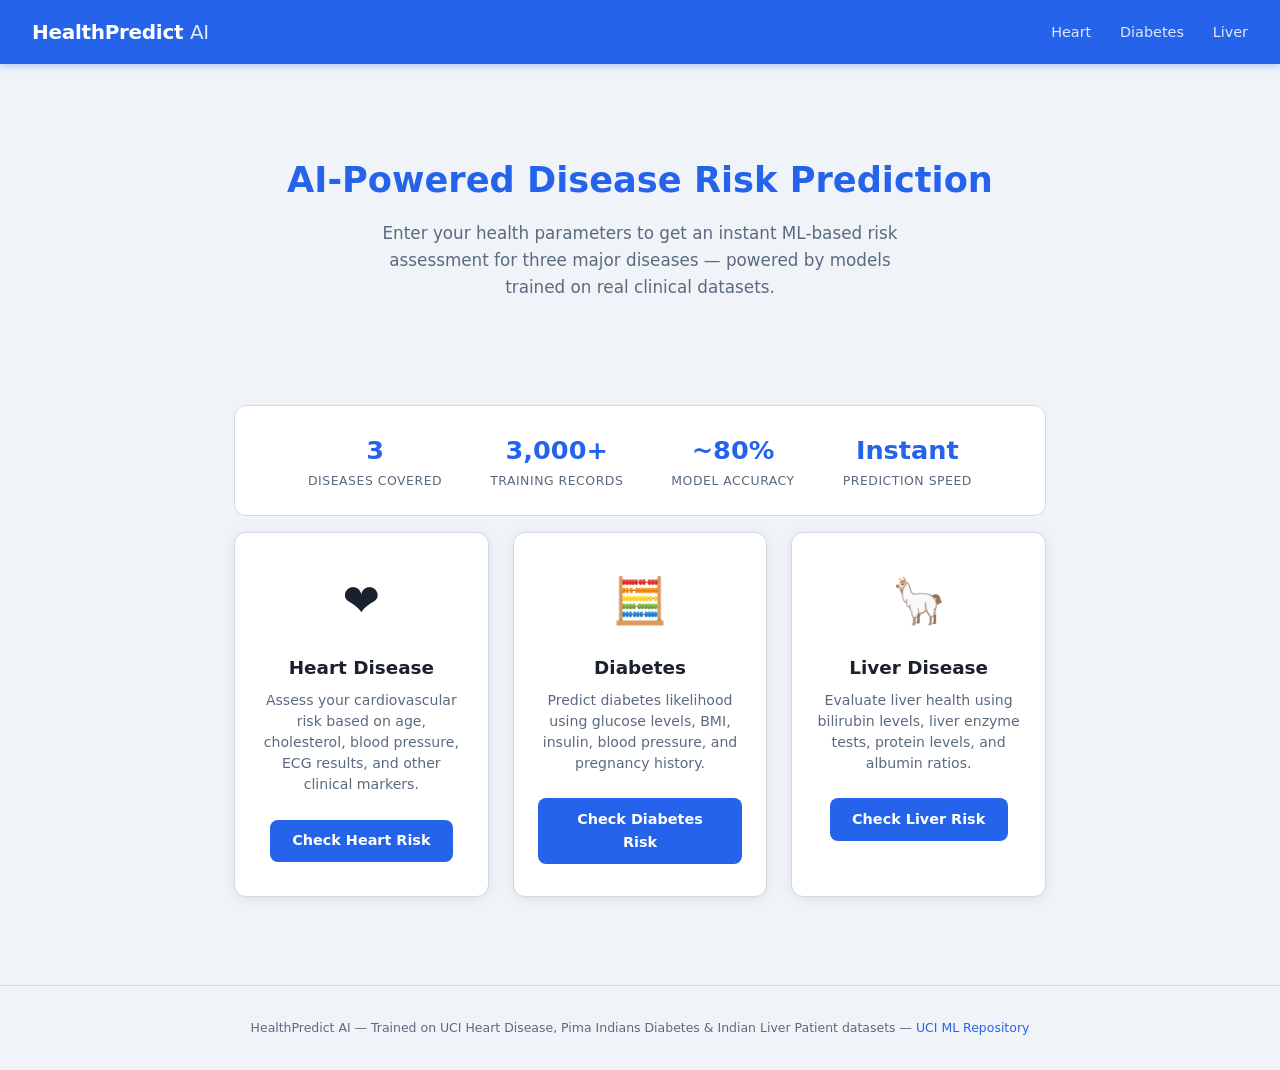
<file: frontend/index.html>
<!DOCTYPE html>
<html lang="en">
<head>
  <meta charset="UTF-8" />
  <meta name="viewport" content="width=device-width, initial-scale=1.0" />
  <title>HealthPredict AI — Disease Risk Prediction</title>
  <link rel="stylesheet" href="style.css" />
</head>
<body>

<header>
  <a href="index.html" class="logo">HealthPredict <span>AI</span></a>
  <nav>
    <a href="heart.html">Heart</a>
    <a href="diabetes.html">Diabetes</a>
    <a href="liver.html">Liver</a>
  </nav>
</header>

<div class="container">
  <div class="hero">
    <h1>AI-Powered Disease Risk Prediction</h1>
    <p>Enter your health parameters to get an instant ML-based risk assessment for three major diseases — powered by models trained on real clinical datasets.</p>
  </div>

  <div class="stats">
    <div class="stat-item">
      <div class="stat-value">3</div>
      <div class="stat-label">Diseases Covered</div>
    </div>
    <div class="stat-item">
      <div class="stat-value">3,000+</div>
      <div class="stat-label">Training Records</div>
    </div>
    <div class="stat-item">
      <div class="stat-value">~80%</div>
      <div class="stat-label">Model Accuracy</div>
    </div>
    <div class="stat-item">
      <div class="stat-value">Instant</div>
      <div class="stat-label">Prediction Speed</div>
    </div>
  </div>

  <div class="cards">
    <div class="card">
      <span class="card-icon">&#10084;&#65039;</span>
      <h2>Heart Disease</h2>
      <p>Assess your cardiovascular risk based on age, cholesterol, blood pressure, ECG results, and other clinical markers.</p>
      <a href="heart.html" class="btn">Check Heart Risk</a>
    </div>

    <div class="card">
      <span class="card-icon">&#129518;</span>
      <h2>Diabetes</h2>
      <p>Predict diabetes likelihood using glucose levels, BMI, insulin, blood pressure, and pregnancy history.</p>
      <a href="diabetes.html" class="btn">Check Diabetes Risk</a>
    </div>

    <div class="card">
      <span class="card-icon">&#129433;</span>
      <h2>Liver Disease</h2>
      <p>Evaluate liver health using bilirubin levels, liver enzyme tests, protein levels, and albumin ratios.</p>
      <a href="liver.html" class="btn">Check Liver Risk</a>
    </div>
  </div>
</div>

<footer>
  <p>HealthPredict AI &mdash; Trained on UCI Heart Disease, Pima Indians Diabetes &amp; Indian Liver Patient datasets &mdash; <a href="https://archive.ics.uci.edu/ml/index.php" target="_blank">UCI ML Repository</a></p>
</footer>

</body>
</html>
</file>
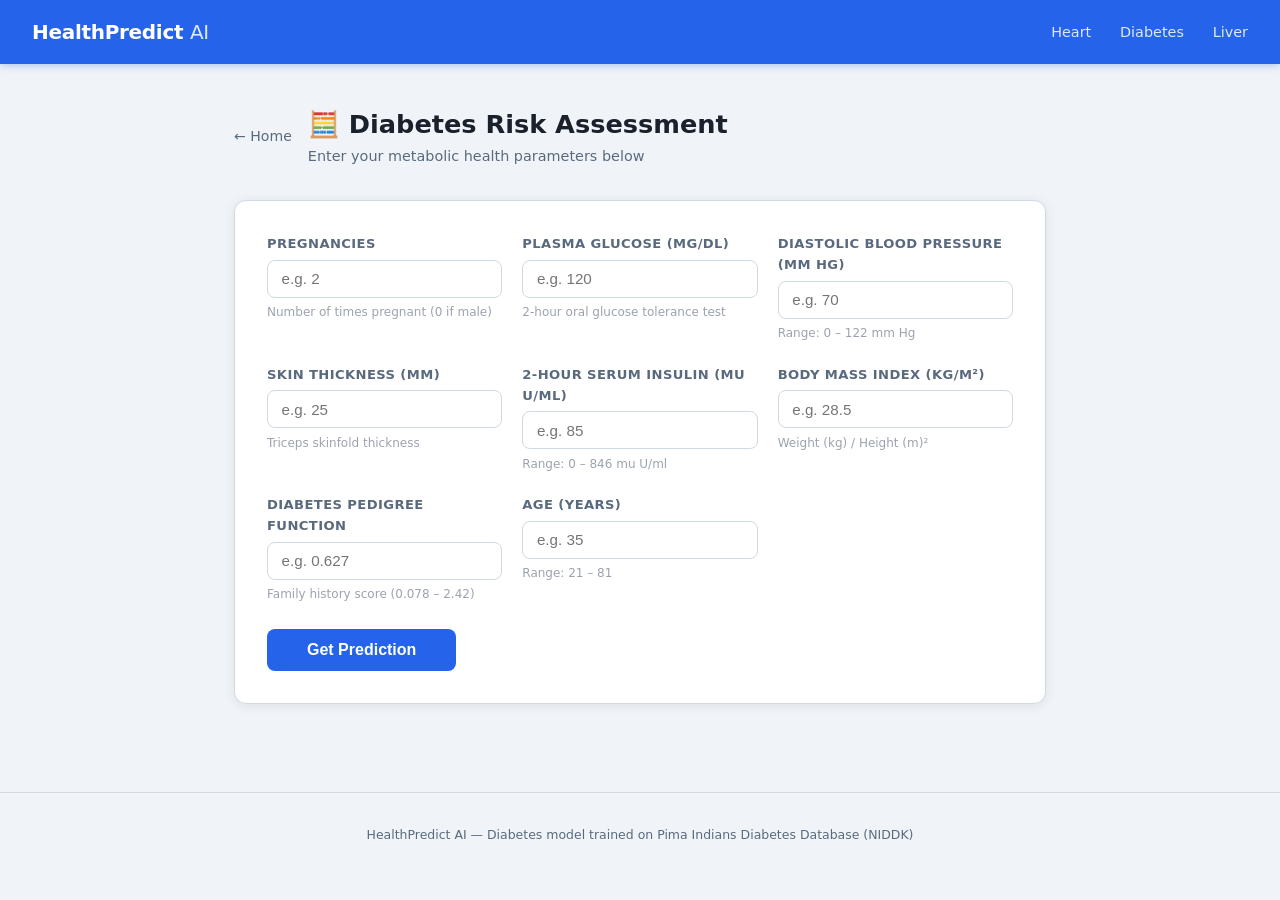
<file: frontend/diabetes.html>
<!DOCTYPE html>
<html lang="en">
<head>
  <meta charset="UTF-8" />
  <meta name="viewport" content="width=device-width, initial-scale=1.0" />
  <title>Diabetes Risk — HealthPredict AI</title>
  <link rel="stylesheet" href="style.css" />
</head>
<body>

<header>
  <a href="index.html" class="logo">HealthPredict <span>AI</span></a>
  <nav>
    <a href="heart.html">Heart</a>
    <a href="diabetes.html">Diabetes</a>
    <a href="liver.html">Liver</a>
  </nav>
</header>

<div class="container">
  <div class="page-header">
    <a href="index.html" class="back-link">&#8592; Home</a>
    <div class="page-title">
      <h1>&#129518; Diabetes Risk Assessment</h1>
      <p>Enter your metabolic health parameters below</p>
    </div>
  </div>

  <div class="form-card">
    <form id="diabetes-form" onsubmit="submitDiabetes(event)">
      <div class="form-grid">

        <div class="form-group">
          <label for="Pregnancies">Pregnancies</label>
          <input type="number" id="Pregnancies" name="Pregnancies" min="0" max="20" placeholder="e.g. 2" required />
          <span class="hint">Number of times pregnant (0 if male)</span>
        </div>

        <div class="form-group">
          <label for="Glucose">Plasma Glucose (mg/dL)</label>
          <input type="number" id="Glucose" name="Glucose" min="0" max="300" placeholder="e.g. 120" required />
          <span class="hint">2-hour oral glucose tolerance test</span>
        </div>

        <div class="form-group">
          <label for="BloodPressure">Diastolic Blood Pressure (mm Hg)</label>
          <input type="number" id="BloodPressure" name="BloodPressure" min="0" max="150" placeholder="e.g. 70" required />
          <span class="hint">Range: 0 – 122 mm Hg</span>
        </div>

        <div class="form-group">
          <label for="SkinThickness">Skin Thickness (mm)</label>
          <input type="number" id="SkinThickness" name="SkinThickness" min="0" max="100" placeholder="e.g. 25" required />
          <span class="hint">Triceps skinfold thickness</span>
        </div>

        <div class="form-group">
          <label for="Insulin">2-Hour Serum Insulin (mu U/ml)</label>
          <input type="number" id="Insulin" name="Insulin" min="0" max="900" placeholder="e.g. 85" required />
          <span class="hint">Range: 0 – 846 mu U/ml</span>
        </div>

        <div class="form-group">
          <label for="BMI">Body Mass Index (kg/m&sup2;)</label>
          <input type="number" id="BMI" name="BMI" min="0" max="80" step="0.1" placeholder="e.g. 28.5" required />
          <span class="hint">Weight (kg) / Height (m)&sup2;</span>
        </div>

        <div class="form-group">
          <label for="DiabetesPedigreeFunction">Diabetes Pedigree Function</label>
          <input type="number" id="DiabetesPedigreeFunction" name="DiabetesPedigreeFunction" min="0" max="3" step="0.001" placeholder="e.g. 0.627" required />
          <span class="hint">Family history score (0.078 – 2.42)</span>
        </div>

        <div class="form-group">
          <label for="Age">Age (years)</label>
          <input type="number" id="Age" name="Age" min="1" max="120" placeholder="e.g. 35" required />
          <span class="hint">Range: 21 – 81</span>
        </div>

      </div>

      <div class="form-actions">
        <button type="submit" class="btn btn-submit" id="submit-btn">Get Prediction</button>
        <div class="spinner" id="spinner"></div>
      </div>
    </form>

    <div id="result-box"></div>
  </div>
</div>

<footer>
  <p>HealthPredict AI &mdash; Diabetes model trained on Pima Indians Diabetes Database (NIDDK)</p>
</footer>

<script src="script.js"></script>
</body>
</html>
</file>
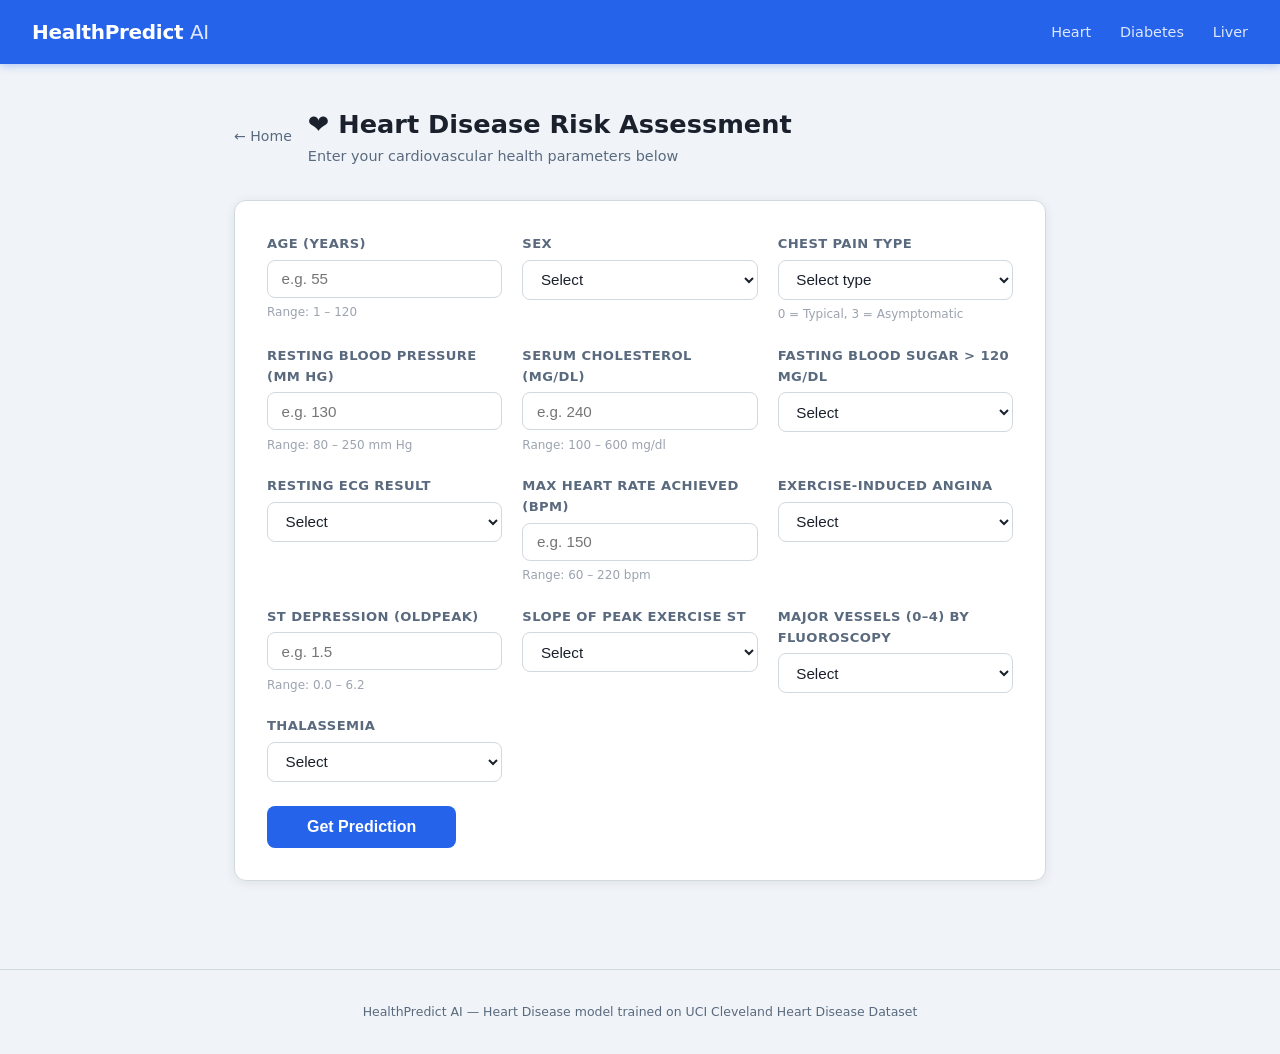
<file: frontend/heart.html>
<!DOCTYPE html>
<html lang="en">
<head>
  <meta charset="UTF-8" />
  <meta name="viewport" content="width=device-width, initial-scale=1.0" />
  <title>Heart Disease Risk — HealthPredict AI</title>
  <link rel="stylesheet" href="style.css" />
</head>
<body>

<header>
  <a href="index.html" class="logo">HealthPredict <span>AI</span></a>
  <nav>
    <a href="heart.html">Heart</a>
    <a href="diabetes.html">Diabetes</a>
    <a href="liver.html">Liver</a>
  </nav>
</header>

<div class="container">
  <div class="page-header">
    <a href="index.html" class="back-link">&#8592; Home</a>
    <div class="page-title">
      <h1>&#10084;&#65039; Heart Disease Risk Assessment</h1>
      <p>Enter your cardiovascular health parameters below</p>
    </div>
  </div>

  <div class="form-card">
    <form id="heart-form" onsubmit="submitHeart(event)">
      <div class="form-grid">

        <div class="form-group">
          <label for="age">Age (years)</label>
          <input type="number" id="age" name="age" min="1" max="120" placeholder="e.g. 55" required />
          <span class="hint">Range: 1 – 120</span>
        </div>

        <div class="form-group">
          <label for="sex">Sex</label>
          <select id="sex" name="sex" required>
            <option value="" disabled selected>Select</option>
            <option value="1">Male</option>
            <option value="0">Female</option>
          </select>
        </div>

        <div class="form-group">
          <label for="cp">Chest Pain Type</label>
          <select id="cp" name="cp" required>
            <option value="" disabled selected>Select type</option>
            <option value="0">Typical Angina (0)</option>
            <option value="1">Atypical Angina (1)</option>
            <option value="2">Non-Anginal Pain (2)</option>
            <option value="3">Asymptomatic (3)</option>
          </select>
          <span class="hint">0 = Typical, 3 = Asymptomatic</span>
        </div>

        <div class="form-group">
          <label for="trestbps">Resting Blood Pressure (mm Hg)</label>
          <input type="number" id="trestbps" name="trestbps" min="80" max="250" placeholder="e.g. 130" required />
          <span class="hint">Range: 80 – 250 mm Hg</span>
        </div>

        <div class="form-group">
          <label for="chol">Serum Cholesterol (mg/dl)</label>
          <input type="number" id="chol" name="chol" min="100" max="600" placeholder="e.g. 240" required />
          <span class="hint">Range: 100 – 600 mg/dl</span>
        </div>

        <div class="form-group">
          <label for="fbs">Fasting Blood Sugar &gt; 120 mg/dl</label>
          <select id="fbs" name="fbs" required>
            <option value="" disabled selected>Select</option>
            <option value="1">Yes</option>
            <option value="0">No</option>
          </select>
        </div>

        <div class="form-group">
          <label for="restecg">Resting ECG Result</label>
          <select id="restecg" name="restecg" required>
            <option value="" disabled selected>Select</option>
            <option value="0">Normal (0)</option>
            <option value="1">ST-T Abnormality (1)</option>
            <option value="2">LV Hypertrophy (2)</option>
          </select>
        </div>

        <div class="form-group">
          <label for="thalach">Max Heart Rate Achieved (bpm)</label>
          <input type="number" id="thalach" name="thalach" min="60" max="220" placeholder="e.g. 150" required />
          <span class="hint">Range: 60 – 220 bpm</span>
        </div>

        <div class="form-group">
          <label for="exang">Exercise-Induced Angina</label>
          <select id="exang" name="exang" required>
            <option value="" disabled selected>Select</option>
            <option value="1">Yes</option>
            <option value="0">No</option>
          </select>
        </div>

        <div class="form-group">
          <label for="oldpeak">ST Depression (Oldpeak)</label>
          <input type="number" id="oldpeak" name="oldpeak" min="0" max="10" step="0.1" placeholder="e.g. 1.5" required />
          <span class="hint">Range: 0.0 – 6.2</span>
        </div>

        <div class="form-group">
          <label for="slope">Slope of Peak Exercise ST</label>
          <select id="slope" name="slope" required>
            <option value="" disabled selected>Select</option>
            <option value="0">Upsloping (0)</option>
            <option value="1">Flat (1)</option>
            <option value="2">Downsloping (2)</option>
          </select>
        </div>

        <div class="form-group">
          <label for="ca">Major Vessels (0–4) by Fluoroscopy</label>
          <select id="ca" name="ca" required>
            <option value="" disabled selected>Select</option>
            <option value="0">0</option>
            <option value="1">1</option>
            <option value="2">2</option>
            <option value="3">3</option>
            <option value="4">4</option>
          </select>
        </div>

        <div class="form-group">
          <label for="thal">Thalassemia</label>
          <select id="thal" name="thal" required>
            <option value="" disabled selected>Select</option>
            <option value="0">Normal (0)</option>
            <option value="1">Fixed Defect (1)</option>
            <option value="2">Reversible Defect (2)</option>
            <option value="3">Other (3)</option>
          </select>
        </div>

      </div>

      <div class="form-actions">
        <button type="submit" class="btn btn-submit" id="submit-btn">Get Prediction</button>
        <div class="spinner" id="spinner"></div>
      </div>
    </form>

    <div id="result-box"></div>
  </div>
</div>

<footer>
  <p>HealthPredict AI &mdash; Heart Disease model trained on UCI Cleveland Heart Disease Dataset</p>
</footer>

<script src="script.js"></script>
</body>
</html>
</file>
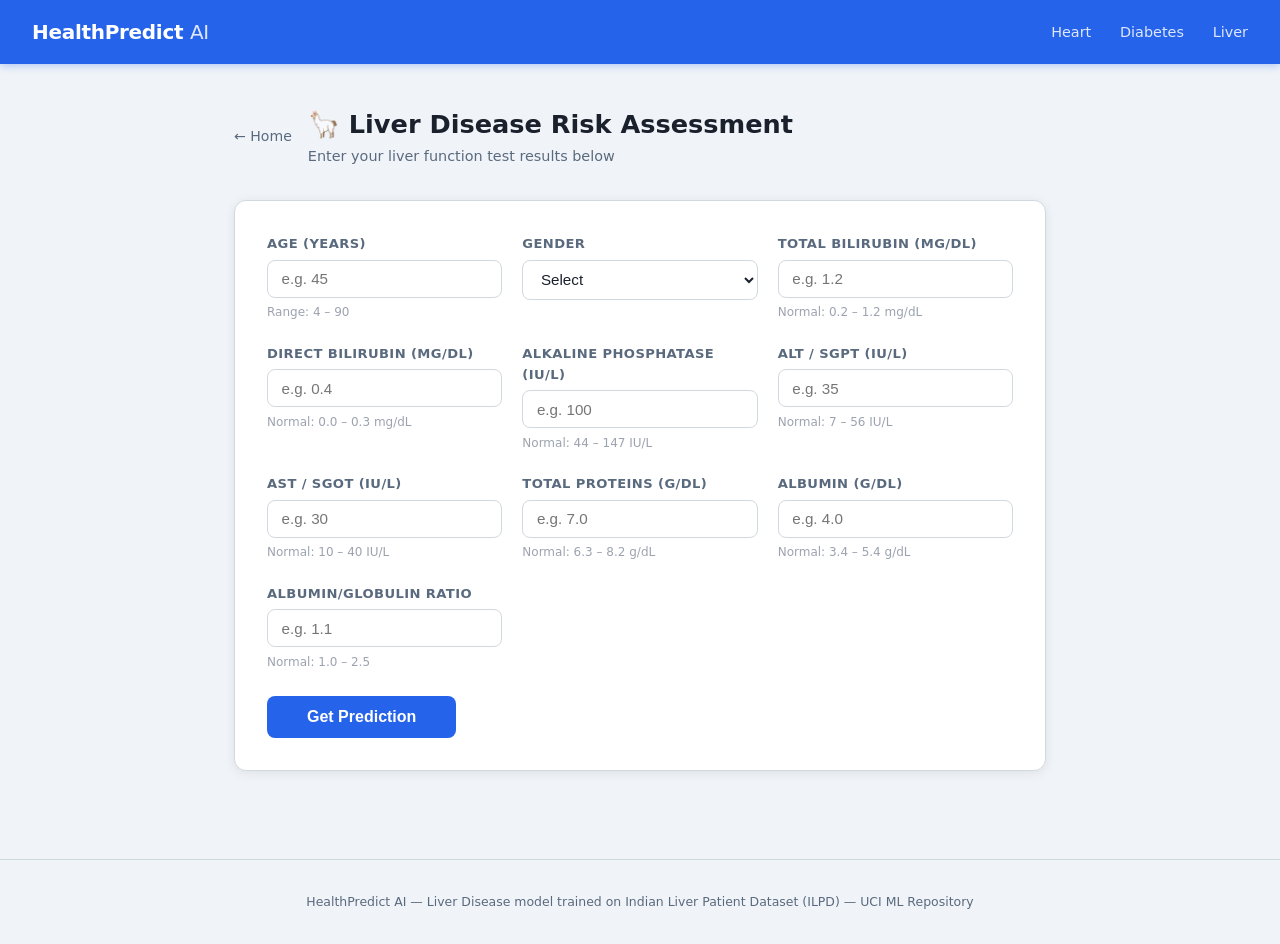
<file: frontend/liver.html>
<!DOCTYPE html>
<html lang="en">
<head>
  <meta charset="UTF-8" />
  <meta name="viewport" content="width=device-width, initial-scale=1.0" />
  <title>Liver Disease Risk — HealthPredict AI</title>
  <link rel="stylesheet" href="style.css" />
</head>
<body>

<header>
  <a href="index.html" class="logo">HealthPredict <span>AI</span></a>
  <nav>
    <a href="heart.html">Heart</a>
    <a href="diabetes.html">Diabetes</a>
    <a href="liver.html">Liver</a>
  </nav>
</header>

<div class="container">
  <div class="page-header">
    <a href="index.html" class="back-link">&#8592; Home</a>
    <div class="page-title">
      <h1>&#129433; Liver Disease Risk Assessment</h1>
      <p>Enter your liver function test results below</p>
    </div>
  </div>

  <div class="form-card">
    <form id="liver-form" onsubmit="submitLiver(event)">
      <div class="form-grid">

        <div class="form-group">
          <label for="Age">Age (years)</label>
          <input type="number" id="Age" name="Age" min="1" max="120" placeholder="e.g. 45" required />
          <span class="hint">Range: 4 – 90</span>
        </div>

        <div class="form-group">
          <label for="Gender">Gender</label>
          <select id="Gender" name="Gender" required>
            <option value="" disabled selected>Select</option>
            <option value="Male">Male</option>
            <option value="Female">Female</option>
          </select>
        </div>

        <div class="form-group">
          <label for="Total_Bilirubin">Total Bilirubin (mg/dL)</label>
          <input type="number" id="Total_Bilirubin" name="Total_Bilirubin" min="0" max="80" step="0.1" placeholder="e.g. 1.2" required />
          <span class="hint">Normal: 0.2 – 1.2 mg/dL</span>
        </div>

        <div class="form-group">
          <label for="Direct_Bilirubin">Direct Bilirubin (mg/dL)</label>
          <input type="number" id="Direct_Bilirubin" name="Direct_Bilirubin" min="0" max="20" step="0.1" placeholder="e.g. 0.4" required />
          <span class="hint">Normal: 0.0 – 0.3 mg/dL</span>
        </div>

        <div class="form-group">
          <label for="Alkaline_Phosphotase">Alkaline Phosphatase (IU/L)</label>
          <input type="number" id="Alkaline_Phosphotase" name="Alkaline_Phosphotase" min="0" max="3000" placeholder="e.g. 100" required />
          <span class="hint">Normal: 44 – 147 IU/L</span>
        </div>

        <div class="form-group">
          <label for="Alamine_Aminotransferase">ALT / SGPT (IU/L)</label>
          <input type="number" id="Alamine_Aminotransferase" name="Alamine_Aminotransferase" min="0" max="2500" placeholder="e.g. 35" required />
          <span class="hint">Normal: 7 – 56 IU/L</span>
        </div>

        <div class="form-group">
          <label for="Aspartate_Aminotransferase">AST / SGOT (IU/L)</label>
          <input type="number" id="Aspartate_Aminotransferase" name="Aspartate_Aminotransferase" min="0" max="5000" placeholder="e.g. 30" required />
          <span class="hint">Normal: 10 – 40 IU/L</span>
        </div>

        <div class="form-group">
          <label for="Total_Protiens">Total Proteins (g/dL)</label>
          <input type="number" id="Total_Protiens" name="Total_Protiens" min="0" max="12" step="0.1" placeholder="e.g. 7.0" required />
          <span class="hint">Normal: 6.3 – 8.2 g/dL</span>
        </div>

        <div class="form-group">
          <label for="Albumin">Albumin (g/dL)</label>
          <input type="number" id="Albumin" name="Albumin" min="0" max="6" step="0.1" placeholder="e.g. 4.0" required />
          <span class="hint">Normal: 3.4 – 5.4 g/dL</span>
        </div>

        <div class="form-group">
          <label for="Albumin_and_Globulin_Ratio">Albumin/Globulin Ratio</label>
          <input type="number" id="Albumin_and_Globulin_Ratio" name="Albumin_and_Globulin_Ratio" min="0" max="3" step="0.01" placeholder="e.g. 1.1" required />
          <span class="hint">Normal: 1.0 – 2.5</span>
        </div>

      </div>

      <div class="form-actions">
        <button type="submit" class="btn btn-submit" id="submit-btn">Get Prediction</button>
        <div class="spinner" id="spinner"></div>
      </div>
    </form>

    <div id="result-box"></div>
  </div>
</div>

<footer>
  <p>HealthPredict AI &mdash; Liver Disease model trained on Indian Liver Patient Dataset (ILPD) — UCI ML Repository</p>
</footer>

<script src="script.js"></script>
</body>
</html>
</file>
<file: frontend/style.css>
/* HealthPredict AI — Global Stylesheet */

*, *::before, *::after { box-sizing: border-box; margin: 0; padding: 0; }

:root {
  --bg: #f0f4f8;
  --surface: #ffffff;
  --border: #d1d9e0;
  --text: #1a202c;
  --muted: #5a6a7e;
  --accent: #2563eb;
  --accent-hover: #1d4ed8;
  --success: #16a34a;
  --success-bg: #dcfce7;
  --danger: #dc2626;
  --danger-bg: #fee2e2;
  --warning-bg: #fef9c3;
  --warning: #854d0e;
  --radius: 12px;
  --shadow: 0 2px 12px rgba(0,0,0,0.08);
  --shadow-lg: 0 8px 30px rgba(0,0,0,0.12);
}

body {
  font-family: -apple-system, "Segoe UI", system-ui, sans-serif;
  background: var(--bg);
  color: var(--text);
  font-size: 15px;
  line-height: 1.6;
  min-height: 100vh;
}

/* ── Header ── */
header {
  background: var(--accent);
  color: #fff;
  padding: 0 2rem;
  height: 64px;
  display: flex;
  align-items: center;
  justify-content: space-between;
  box-shadow: 0 2px 8px rgba(37,99,235,0.3);
}

header .logo {
  font-size: 1.25rem;
  font-weight: 700;
  letter-spacing: -0.3px;
  text-decoration: none;
  color: #fff;
}

header .logo span {
  font-weight: 300;
  opacity: 0.85;
}

header nav a {
  color: rgba(255,255,255,0.85);
  text-decoration: none;
  margin-left: 1.5rem;
  font-size: 0.9rem;
  transition: color 0.2s;
}

header nav a:hover { color: #fff; }

/* ── Main Container ── */
.container {
  max-width: 860px;
  margin: 0 auto;
  padding: 2.5rem 1.5rem;
}

/* ── Hero (index page) ── */
.hero {
  text-align: center;
  padding: 3rem 1rem 2rem;
}

.hero h1 {
  font-size: 2.2rem;
  font-weight: 800;
  color: var(--accent);
  margin-bottom: 0.75rem;
}

.hero p {
  font-size: 1.05rem;
  color: var(--muted);
  max-width: 540px;
  margin: 0 auto 2rem;
}

/* ── Disease Cards ── */
.cards {
  display: grid;
  grid-template-columns: repeat(auto-fit, minmax(240px, 1fr));
  gap: 1.5rem;
  margin-top: 1rem;
}

.card {
  background: var(--surface);
  border: 1px solid var(--border);
  border-radius: var(--radius);
  padding: 2rem 1.5rem;
  text-align: center;
  box-shadow: var(--shadow);
  transition: transform 0.2s, box-shadow 0.2s;
}

.card:hover {
  transform: translateY(-4px);
  box-shadow: var(--shadow-lg);
}

.card-icon {
  font-size: 2.8rem;
  margin-bottom: 1rem;
  display: block;
}

.card h2 {
  font-size: 1.15rem;
  font-weight: 700;
  margin-bottom: 0.5rem;
  color: var(--text);
}

.card p {
  font-size: 0.88rem;
  color: var(--muted);
  margin-bottom: 1.5rem;
  line-height: 1.5;
}

/* ── Buttons ── */
.btn {
  display: inline-block;
  background: var(--accent);
  color: #fff;
  border: none;
  border-radius: 8px;
  padding: 0.6rem 1.4rem;
  font-size: 0.9rem;
  font-weight: 600;
  cursor: pointer;
  text-decoration: none;
  transition: background 0.2s, transform 0.1s;
}

.btn:hover { background: var(--accent-hover); transform: translateY(-1px); }
.btn:active { transform: translateY(0); }

.btn-outline {
  background: transparent;
  color: var(--accent);
  border: 2px solid var(--accent);
}

.btn-outline:hover { background: var(--accent); color: #fff; }

/* ── Page Title ── */
.page-header {
  display: flex;
  align-items: center;
  gap: 1rem;
  margin-bottom: 2rem;
}

.page-header .back-link {
  color: var(--muted);
  text-decoration: none;
  font-size: 0.88rem;
  display: flex;
  align-items: center;
  gap: 0.3rem;
}

.page-header .back-link:hover { color: var(--accent); }

.page-title h1 {
  font-size: 1.6rem;
  font-weight: 700;
  color: var(--text);
}

.page-title p {
  font-size: 0.9rem;
  color: var(--muted);
}

/* ── Form Card ── */
.form-card {
  background: var(--surface);
  border: 1px solid var(--border);
  border-radius: var(--radius);
  padding: 2rem;
  box-shadow: var(--shadow);
}

.form-grid {
  display: grid;
  grid-template-columns: repeat(auto-fill, minmax(220px, 1fr));
  gap: 1.25rem;
  margin-bottom: 1.5rem;
}

.form-group {
  display: flex;
  flex-direction: column;
  gap: 0.35rem;
}

.form-group label {
  font-size: 0.82rem;
  font-weight: 600;
  color: var(--muted);
  text-transform: uppercase;
  letter-spacing: 0.4px;
}

.form-group input,
.form-group select {
  padding: 0.6rem 0.85rem;
  border: 1.5px solid var(--border);
  border-radius: 8px;
  font-size: 0.95rem;
  color: var(--text);
  background: #fff;
  transition: border-color 0.2s, box-shadow 0.2s;
  outline: none;
}

.form-group input:focus,
.form-group select:focus {
  border-color: var(--accent);
  box-shadow: 0 0 0 3px rgba(37,99,235,0.1);
}

.form-group .hint {
  font-size: 0.75rem;
  color: #9ca3af;
}

.form-actions {
  display: flex;
  align-items: center;
  gap: 1rem;
  margin-top: 0.5rem;
}

.btn-submit {
  padding: 0.75rem 2.5rem;
  font-size: 1rem;
}

/* ── Result Box ── */
#result-box {
  margin-top: 1.75rem;
  border-radius: var(--radius);
  padding: 1.5rem 2rem;
  display: none;
  border: 1.5px solid transparent;
}

#result-box.show { display: block; }

#result-box.low-risk {
  background: var(--success-bg);
  border-color: #86efac;
}

#result-box.high-risk {
  background: var(--danger-bg);
  border-color: #fca5a5;
}

.result-header {
  display: flex;
  align-items: center;
  gap: 0.75rem;
  margin-bottom: 0.5rem;
}

.result-icon { font-size: 2rem; }

.result-title {
  font-size: 1.2rem;
  font-weight: 700;
}

.low-risk .result-title { color: var(--success); }
.high-risk .result-title { color: var(--danger); }

.result-details {
  font-size: 0.9rem;
  color: var(--muted);
}

.confidence-bar-wrap {
  margin-top: 0.75rem;
}

.confidence-label {
  font-size: 0.82rem;
  color: var(--muted);
  margin-bottom: 0.3rem;
}

.confidence-bar {
  height: 8px;
  background: #e5e7eb;
  border-radius: 99px;
  overflow: hidden;
}

.confidence-fill {
  height: 100%;
  border-radius: 99px;
  transition: width 0.6s ease;
}

.low-risk .confidence-fill { background: var(--success); }
.high-risk .confidence-fill { background: var(--danger); }

/* ── Loading Spinner ── */
.spinner {
  display: none;
  width: 22px;
  height: 22px;
  border: 3px solid #dbeafe;
  border-top-color: var(--accent);
  border-radius: 50%;
  animation: spin 0.7s linear infinite;
}

@keyframes spin { to { transform: rotate(360deg); } }

/* ── Disclaimer ── */
.disclaimer {
  margin-top: 2rem;
  padding: 1rem 1.25rem;
  background: var(--warning-bg);
  border-left: 4px solid #fbbf24;
  border-radius: 6px;
  font-size: 0.82rem;
  color: var(--warning);
  line-height: 1.5;
}

/* ── Stats bar (index) ── */
.stats {
  display: flex;
  justify-content: center;
  gap: 3rem;
  margin: 2.5rem 0 1rem;
  padding: 1.5rem;
  background: var(--surface);
  border-radius: var(--radius);
  border: 1px solid var(--border);
}

.stat-item { text-align: center; }
.stat-value { font-size: 1.6rem; font-weight: 800; color: var(--accent); }
.stat-label { font-size: 0.78rem; color: var(--muted); text-transform: uppercase; letter-spacing: 0.5px; }

/* ── Footer ── */
footer {
  text-align: center;
  padding: 2rem 1rem;
  font-size: 0.78rem;
  color: var(--muted);
  border-top: 1px solid var(--border);
  margin-top: 3rem;
}

footer a { color: var(--accent); text-decoration: none; }

/* ── Responsive ── */
@media (max-width: 600px) {
  .hero h1 { font-size: 1.6rem; }
  .stats { flex-direction: column; gap: 1rem; }
  header { padding: 0 1rem; }
  header nav a { margin-left: 0.8rem; font-size: 0.8rem; }
}
</file>
